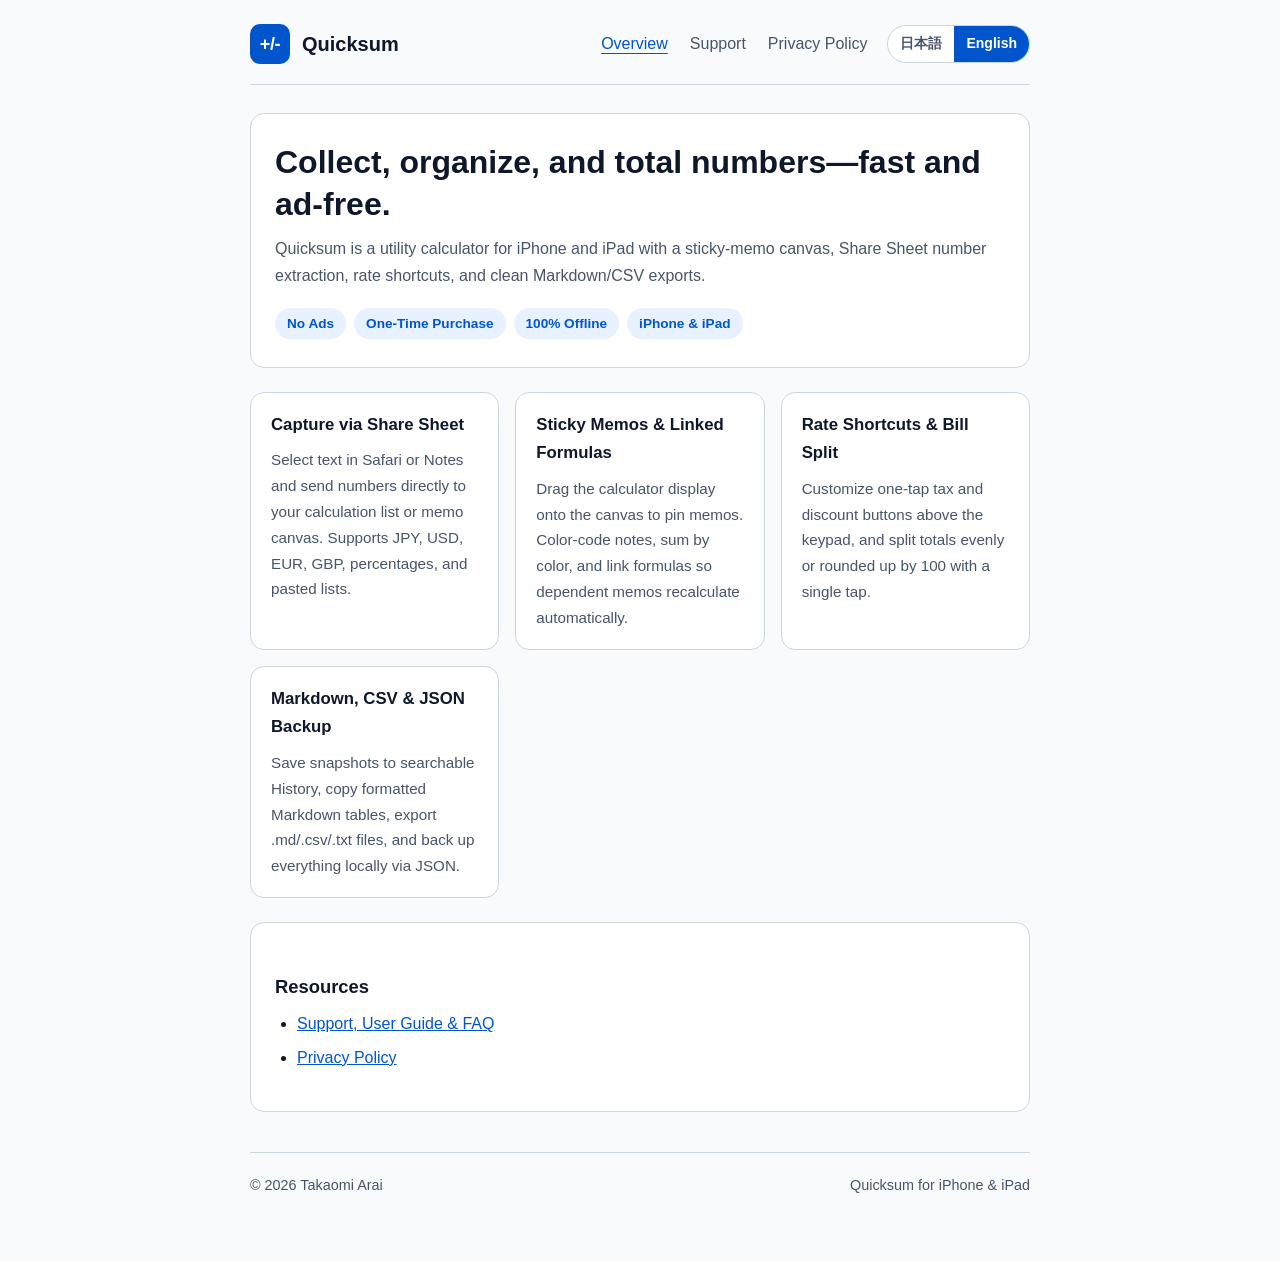
<file: index.html>
<!DOCTYPE html>
<html lang="ja">
<head>
  <meta charset="utf-8">
  <meta name="viewport" content="width=device-width, initial-scale=1">
  <title>Quicksum — Web数値・付箋メモの合計電卓</title>
  <meta name="description" content="見つけた数値を、そのまま、貯めて、合計する。広告なし・買い切り・完全オフラインのiPhone/iPad向け電卓アプリ。">
  <link rel="stylesheet" href="style.css">
  <script>
    (function () {
      var lang = localStorage.getItem('quicksum_lang') || ((navigator.language || 'ja').toLowerCase().indexOf('ja') === 0 ? 'ja' : 'en');
      document.documentElement.classList.add('js-ready');
      document.documentElement.setAttribute('data-active-lang', lang);
      document.documentElement.lang = lang;
    })();
  </script>
</head>
<body>
  <div class="container">
    <header class="site-header">
      <a class="brand" href="index.html">
        <span class="brand-mark" aria-hidden="true">+/-</span>
        <span class="brand-name">Quicksum</span>
      </a>
      <div class="header-controls">
        <nav class="site-nav" aria-label="Main navigation">
          <a href="index.html" aria-current="page">
            <span data-lang="ja">概要</span>
            <span data-lang="en">Overview</span>
          </a>
          <a href="support.html">
            <span data-lang="ja">サポート</span>
            <span data-lang="en">Support</span>
          </a>
          <a href="privacy.html">
            <span data-lang="ja">プライバシーポリシー</span>
            <span data-lang="en">Privacy Policy</span>
          </a>
        </nav>
        <div class="lang-switch" role="group" aria-label="Language">
          <button type="button" data-set-lang="ja" aria-pressed="true">日本語</button>
          <button type="button" data-set-lang="en" aria-pressed="false">English</button>
        </div>
      </div>
    </header>

    <main>
      <div data-lang="ja">
        <section class="hero">
          <h1>見つけた数値を、そのまま、貯めて、合計する。</h1>
          <p>Quicksum は、Webページやメモの数値を共有シートや貼り付けから取り込み、付箋メモと計算リストで素早く整理・合計できる iPhone / iPad 向け電卓アプリです。</p>
          <div class="badge-row">
            <span class="badge">広告なし</span>
            <span class="badge">買い切り・機能制限なし</span>
            <span class="badge">完全オフライン</span>
            <span class="badge">iPhone / iPad 対応</span>
          </div>
        </section>

        <div class="card-grid">
          <article class="card">
            <h2>共有シートから直接取込</h2>
            <p>Safari やメモアプリで数値を含むテキストを選び、共有シートからそのままリストや付箋メモに追加できます。全角数字や通貨記号にも対応しています。</p>
          </article>
          <article class="card">
            <h2>付箋メモと参照計算</h2>
            <p>計算中の数字をドラッグしてキャンバス上に付箋として配置。4 色の色分け、色別合計、他の付箋を参照した自動再計算に対応します。</p>
          </article>
          <article class="card">
            <h2>税・値引きと割り勘</h2>
            <p>税込 +10% や値引 −20% などの率ショートカットを自由に編集でき、ワンタップで計算。人数を指定した割り勘や 100 円単位の切り上げも簡単です。</p>
          </article>
          <article class="card">
            <h2>Markdown・CSV 出力</h2>
            <p>計算結果と履歴を Markdown 表・CSV・テキストでコピーしたりファイルへ書き出せます。出典 URL の記録や JSON バックアップにも対応しています。</p>
          </article>
        </div>

        <section class="doc-section">
          <h2>関連リンク</h2>
          <ul>
            <li><a href="support.html">サポート・使い方・よくある質問</a></li>
            <li><a href="privacy.html">プライバシーポリシー</a></li>
          </ul>
        </section>
      </div>

      <div data-lang="en">
        <section class="hero">
          <h1>Collect, organize, and total numbers—fast and ad-free.</h1>
          <p>Quicksum is a utility calculator for iPhone and iPad with a sticky-memo canvas, Share Sheet number extraction, rate shortcuts, and clean Markdown/CSV exports.</p>
          <div class="badge-row">
            <span class="badge">No Ads</span>
            <span class="badge">One-Time Purchase</span>
            <span class="badge">100% Offline</span>
            <span class="badge">iPhone &amp; iPad</span>
          </div>
        </section>

        <div class="card-grid">
          <article class="card">
            <h2>Capture via Share Sheet</h2>
            <p>Select text in Safari or Notes and send numbers directly to your calculation list or memo canvas. Supports JPY, USD, EUR, GBP, percentages, and pasted lists.</p>
          </article>
          <article class="card">
            <h2>Sticky Memos &amp; Linked Formulas</h2>
            <p>Drag the calculator display onto the canvas to pin memos. Color-code notes, sum by color, and link formulas so dependent memos recalculate automatically.</p>
          </article>
          <article class="card">
            <h2>Rate Shortcuts &amp; Bill Split</h2>
            <p>Customize one-tap tax and discount buttons above the keypad, and split totals evenly or rounded up by 100 with a single tap.</p>
          </article>
          <article class="card">
            <h2>Markdown, CSV &amp; JSON Backup</h2>
            <p>Save snapshots to searchable History, copy formatted Markdown tables, export .md/.csv/.txt files, and back up everything locally via JSON.</p>
          </article>
        </div>

        <section class="doc-section">
          <h2>Resources</h2>
          <ul>
            <li><a href="support.html">Support, User Guide &amp; FAQ</a></li>
            <li><a href="privacy.html">Privacy Policy</a></li>
          </ul>
        </section>
      </div>
    </main>

    <footer class="site-footer">
      <span>© 2026 Takaomi Arai</span>
      <span>Quicksum for iPhone &amp; iPad</span>
    </footer>
  </div>

  <script>
    (function () {
      var buttons = document.querySelectorAll('[data-set-lang]');
      function applyLang(lang) {
        document.documentElement.setAttribute('data-active-lang', lang);
        document.documentElement.lang = lang;
        localStorage.setItem('quicksum_lang', lang);
        buttons.forEach(function (btn) {
          btn.setAttribute('aria-pressed', btn.getAttribute('data-set-lang') === lang ? 'true' : 'false');
        });
      }
      applyLang(document.documentElement.getAttribute('data-active-lang') || 'ja');
      buttons.forEach(function (btn) {
        btn.addEventListener('click', function () {
          applyLang(btn.getAttribute('data-set-lang'));
        });
      });
    })();
  </script>
</body>
</html>
</file>
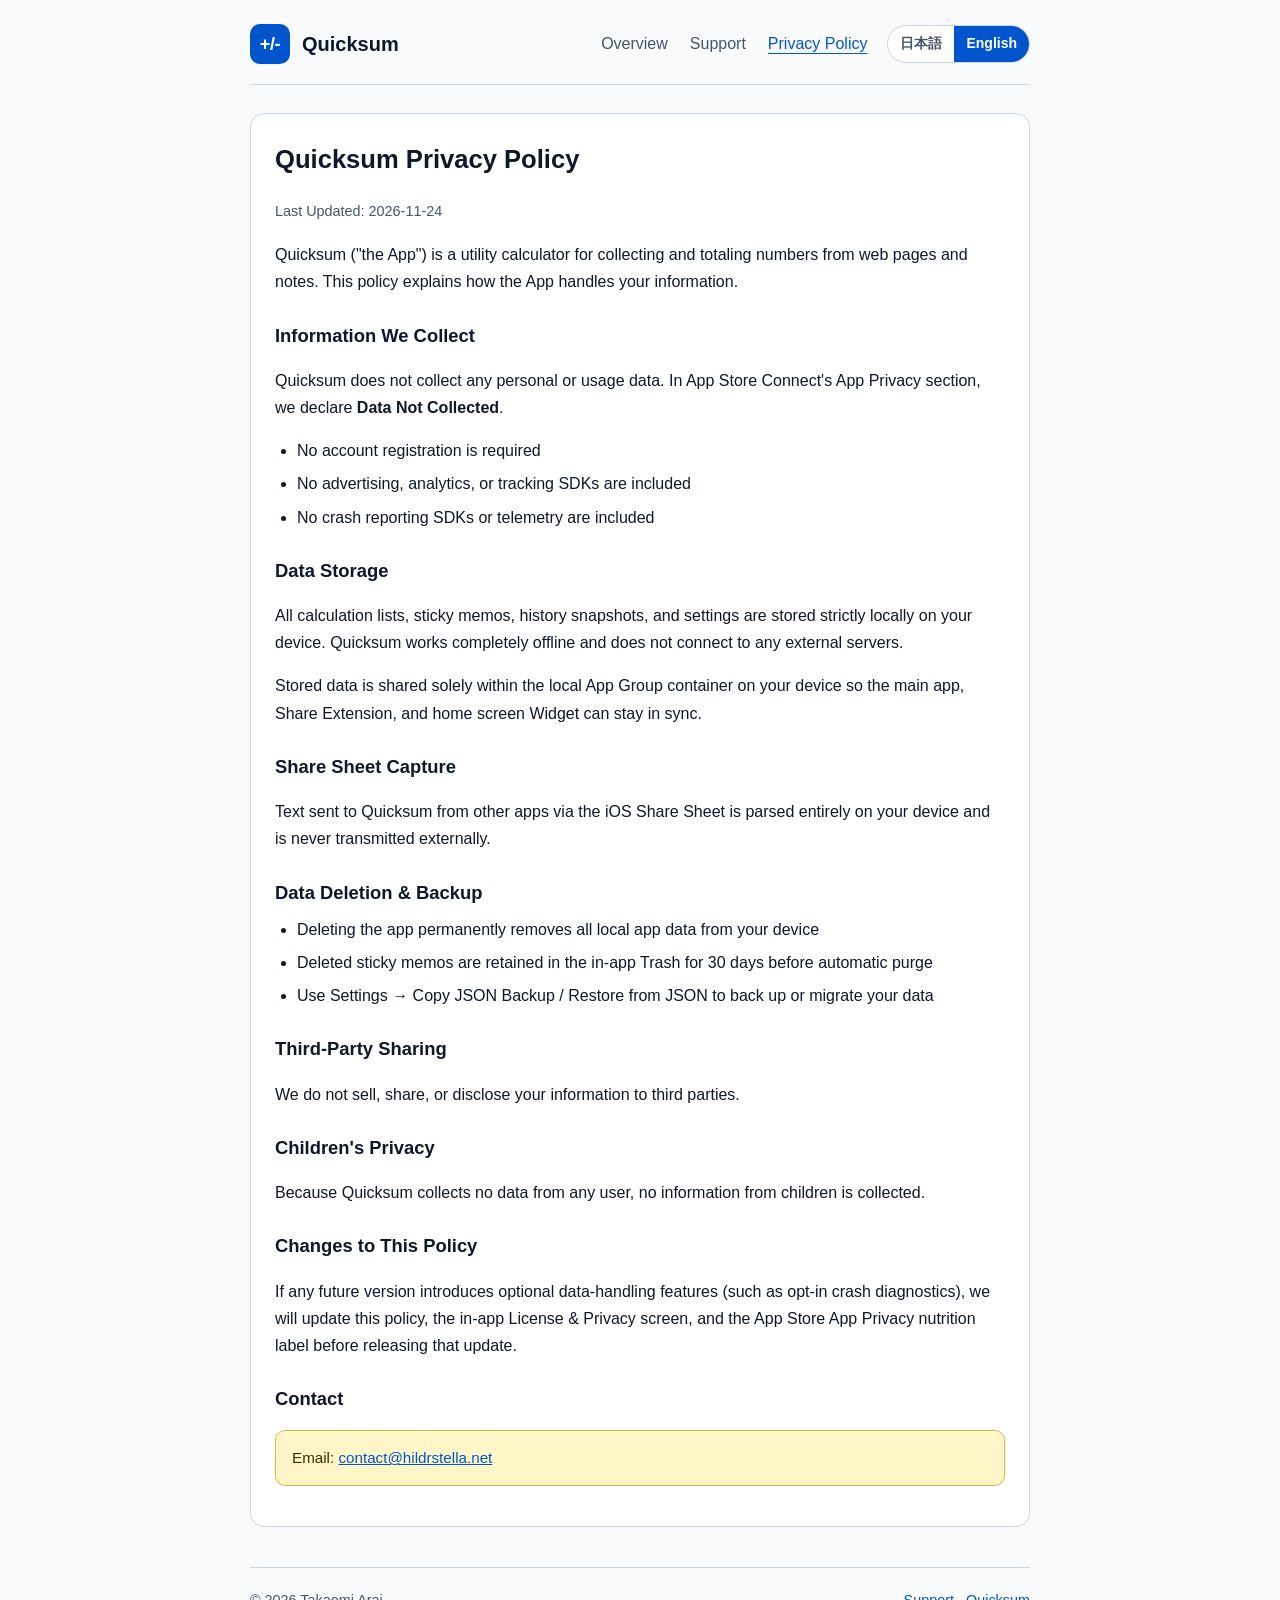
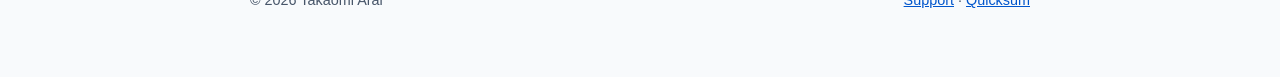
<file: privacy.html>
<!DOCTYPE html>
<html lang="ja">
<head>
  <meta charset="utf-8">
  <meta name="viewport" content="width=device-width, initial-scale=1">
  <title>Quicksum — Privacy Policy / プライバシーポリシー</title>
  <meta name="description" content="Quicksum Privacy Policy (Japanese & English). All data stays on your device. No ads, no tracking, no analytics.">
  <link rel="stylesheet" href="style.css">
  <script>
    (function () {
      var lang = localStorage.getItem('quicksum_lang') || ((navigator.language || 'ja').toLowerCase().indexOf('ja') === 0 ? 'ja' : 'en');
      document.documentElement.classList.add('js-ready');
      document.documentElement.setAttribute('data-active-lang', lang);
      document.documentElement.lang = lang;
    })();
  </script>
</head>
<body>
  <div class="container">
    <header class="site-header">
      <a class="brand" href="index.html">
        <span class="brand-mark" aria-hidden="true">+/-</span>
        <span class="brand-name">Quicksum</span>
      </a>
      <div class="header-controls">
        <nav class="site-nav" aria-label="Main navigation">
          <a href="index.html">
            <span data-lang="ja">概要</span>
            <span data-lang="en">Overview</span>
          </a>
          <a href="support.html">
            <span data-lang="ja">サポート</span>
            <span data-lang="en">Support</span>
          </a>
          <a href="privacy.html" aria-current="page">
            <span data-lang="ja">プライバシーポリシー</span>
            <span data-lang="en">Privacy Policy</span>
          </a>
        </nav>
        <div class="lang-switch" role="group" aria-label="Language">
          <button type="button" data-set-lang="ja" aria-pressed="true">日本語</button>
          <button type="button" data-set-lang="en" aria-pressed="false">English</button>
        </div>
      </div>
    </header>

    <main>
      <section class="doc-section" data-lang="ja">
        <h1>Quicksum プライバシーポリシー</h1>
        <p class="meta-date">最終更新日: 2026-11-24</p>
        <p>Quicksum（以下「本アプリ」）は、Webページやメモの数値を集計する電卓アプリです。本ポリシーは、本アプリがお客様の情報をどのように扱うかを説明します。</p>

        <h2>収集する情報</h2>
        <p>本アプリは、お客様の情報を収集しません。App Store の「App プライバシー」でも、収集するデータは「なし」と申告します。</p>
        <ul>
          <li>アカウント登録はありません</li>
          <li>アナリティクス、トラッキング、広告に関わる SDK は組み込んでいません</li>
          <li>クラッシュレポートの送信も行いません</li>
        </ul>

        <h2>情報の保存</h2>
        <p>計算リスト、メモ、集計履歴、設定のすべては、お客様の端末内にのみ保存されます。クラウドストレージや外部サーバーへは保存しません。本アプリは完全オフラインで動作し、いかなる外部サーバーにも接続しません。</p>
        <p>保存データは、本体アプリ、共有シート機能、ホーム画面ウィジェットの間で、端末内の共有領域でのみ受け渡されます。</p>

        <h2>共有シートからの取込</h2>
        <p>他のアプリから共有シート経由で取り込んだテキストは、端末内でのみ処理されます。数値の抽出も端末内で行い、外部へ送信しません。</p>

        <h2>情報の削除とバックアップ</h2>
        <ul>
          <li>アプリを削除すると、端末内のすべてのデータも消去されます</li>
          <li>計算リストやメモから削除したデータは、ゴミ箱に30日間保管されます</li>
          <li>機種変更やバックアップには、設定画面の JSON エクスポート／インポートをご利用ください</li>
        </ul>

        <h2>第三者への提供</h2>
        <p>お客様の情報を第三者へ提供することはありません。</p>

        <h2>未成年のお客様</h2>
        <p>本アプリは情報を収集しないため、未成年のお客様の情報も収集しません。利用にあたって年齢制限は設けていません。</p>

        <h2>ポリシーの変更</h2>
        <p>将来、オプトイン方式のクラッシュレポートなど、情報を扱う機能を追加する場合は、本ポリシー、アプリ内の表示、App Store の「App プライバシー」を、機能の提供前に更新します。</p>

        <h2>お問い合わせ</h2>
        <div class="callout">
          お問い合わせ先: <a href="mailto:contact@hildrstella.net">contact@hildrstella.net</a>
        </div>
      </section>

      <section class="doc-section" data-lang="en">
        <h1>Quicksum Privacy Policy</h1>
        <p class="meta-date">Last Updated: 2026-11-24</p>
        <p>Quicksum ("the App") is a utility calculator for collecting and totaling numbers from web pages and notes. This policy explains how the App handles your information.</p>

        <h2>Information We Collect</h2>
        <p>Quicksum does not collect any personal or usage data. In App Store Connect's App Privacy section, we declare <strong>Data Not Collected</strong>.</p>
        <ul>
          <li>No account registration is required</li>
          <li>No advertising, analytics, or tracking SDKs are included</li>
          <li>No crash reporting SDKs or telemetry are included</li>
        </ul>

        <h2>Data Storage</h2>
        <p>All calculation lists, sticky memos, history snapshots, and settings are stored strictly locally on your device. Quicksum works completely offline and does not connect to any external servers.</p>
        <p>Stored data is shared solely within the local App Group container on your device so the main app, Share Extension, and home screen Widget can stay in sync.</p>

        <h2>Share Sheet Capture</h2>
        <p>Text sent to Quicksum from other apps via the iOS Share Sheet is parsed entirely on your device and is never transmitted externally.</p>

        <h2>Data Deletion &amp; Backup</h2>
        <ul>
          <li>Deleting the app permanently removes all local app data from your device</li>
          <li>Deleted sticky memos are retained in the in-app Trash for 30 days before automatic purge</li>
          <li>Use Settings &rarr; Copy JSON Backup / Restore from JSON to back up or migrate your data</li>
        </ul>

        <h2>Third-Party Sharing</h2>
        <p>We do not sell, share, or disclose your information to third parties.</p>

        <h2>Children's Privacy</h2>
        <p>Because Quicksum collects no data from any user, no information from children is collected.</p>

        <h2>Changes to This Policy</h2>
        <p>If any future version introduces optional data-handling features (such as opt-in crash diagnostics), we will update this policy, the in-app License &amp; Privacy screen, and the App Store App Privacy nutrition label before releasing that update.</p>

        <h2>Contact</h2>
        <div class="callout">
          Email: <a href="mailto:contact@hildrstella.net">contact@hildrstella.net</a>
        </div>
      </section>
    </main>

    <footer class="site-footer">
      <span>© 2026 Takaomi Arai</span>
      <span><a href="support.html">Support</a> · <a href="index.html">Quicksum</a></span>
    </footer>
  </div>

  <script>
    (function () {
      var buttons = document.querySelectorAll('[data-set-lang]');
      function applyLang(lang) {
        document.documentElement.setAttribute('data-active-lang', lang);
        document.documentElement.lang = lang;
        localStorage.setItem('quicksum_lang', lang);
        buttons.forEach(function (btn) {
          btn.setAttribute('aria-pressed', btn.getAttribute('data-set-lang') === lang ? 'true' : 'false');
        });
      }
      applyLang(document.documentElement.getAttribute('data-active-lang') || 'ja');
      buttons.forEach(function (btn) {
        btn.addEventListener('click', function () {
          applyLang(btn.getAttribute('data-set-lang'));
        });
      });
    })();
  </script>
</body>
</html>
</file>
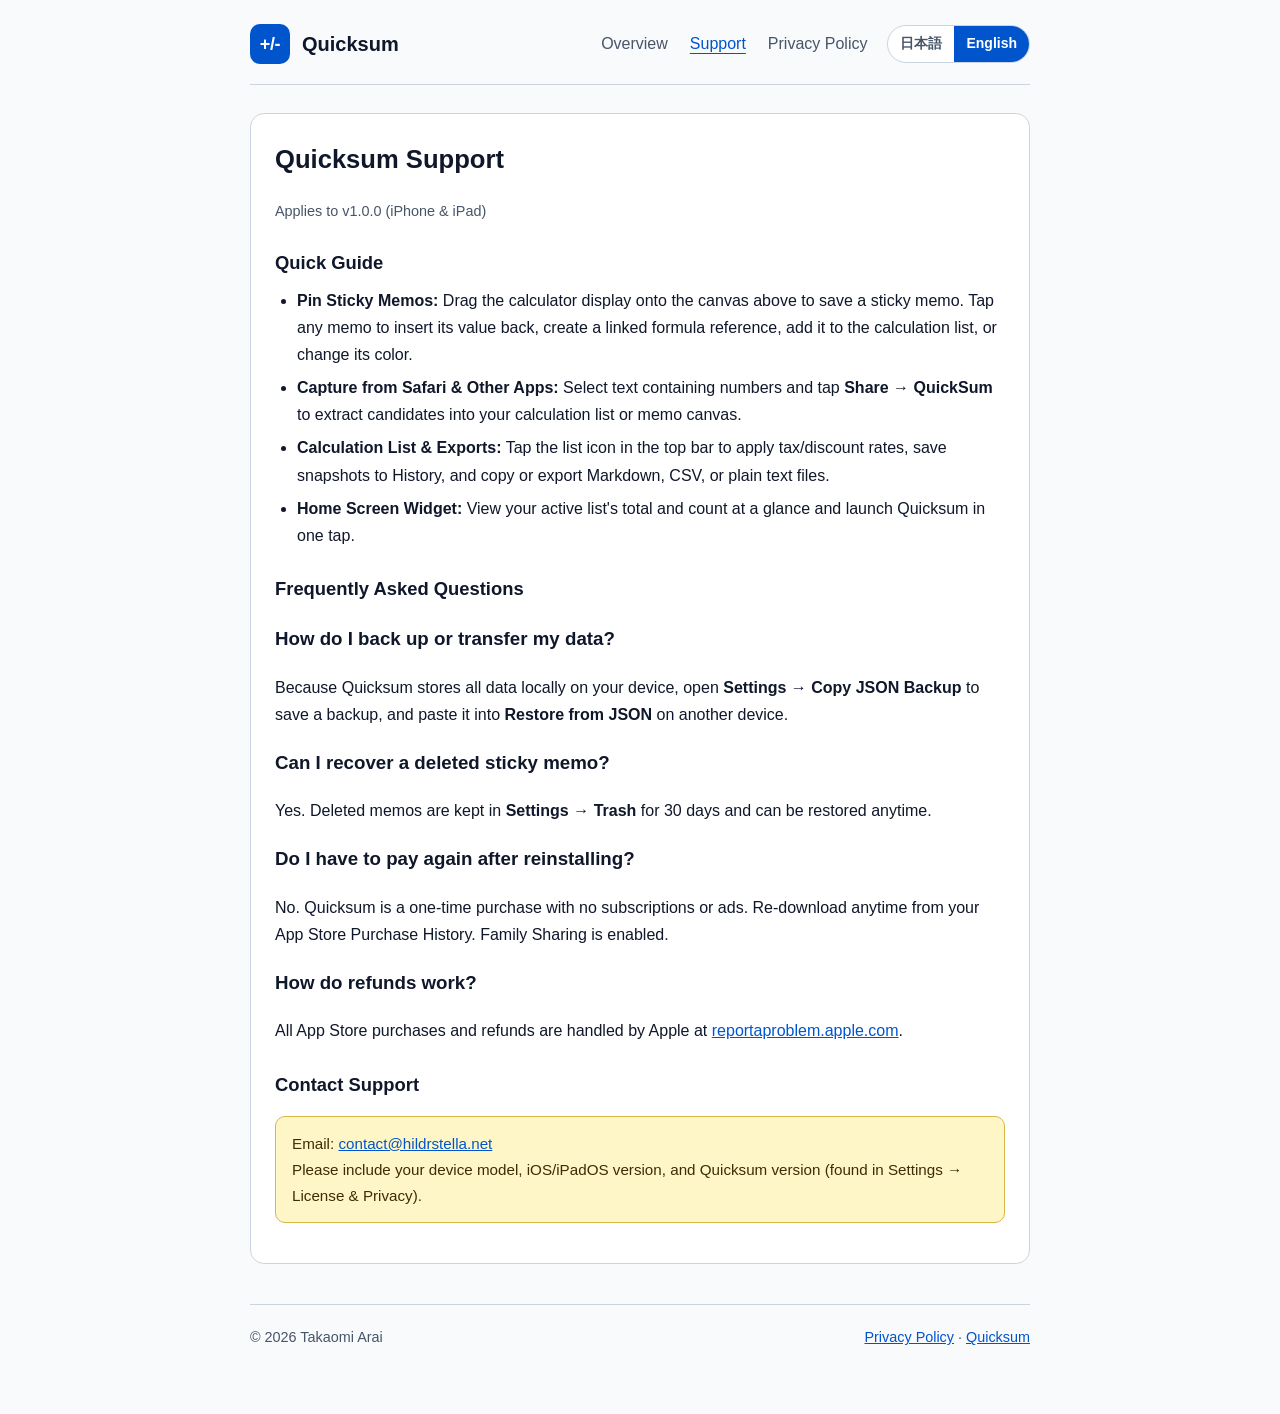
<file: support.html>
<!DOCTYPE html>
<html lang="ja">
<head>
  <meta charset="utf-8">
  <meta name="viewport" content="width=device-width, initial-scale=1">
  <title>Quicksum — Support / サポート</title>
  <meta name="description" content="Quicksum Support, User Guide, and FAQ (Japanese & English).">
  <link rel="stylesheet" href="style.css">
  <script>
    (function () {
      var lang = localStorage.getItem('quicksum_lang') || ((navigator.language || 'ja').toLowerCase().indexOf('ja') === 0 ? 'ja' : 'en');
      document.documentElement.classList.add('js-ready');
      document.documentElement.setAttribute('data-active-lang', lang);
      document.documentElement.lang = lang;
    })();
  </script>
</head>
<body>
  <div class="container">
    <header class="site-header">
      <a class="brand" href="index.html">
        <span class="brand-mark" aria-hidden="true">+/-</span>
        <span class="brand-name">Quicksum</span>
      </a>
      <div class="header-controls">
        <nav class="site-nav" aria-label="Main navigation">
          <a href="index.html">
            <span data-lang="ja">概要</span>
            <span data-lang="en">Overview</span>
          </a>
          <a href="support.html" aria-current="page">
            <span data-lang="ja">サポート</span>
            <span data-lang="en">Support</span>
          </a>
          <a href="privacy.html">
            <span data-lang="ja">プライバシーポリシー</span>
            <span data-lang="en">Privacy Policy</span>
          </a>
        </nav>
        <div class="lang-switch" role="group" aria-label="Language">
          <button type="button" data-set-lang="ja" aria-pressed="true">日本語</button>
          <button type="button" data-set-lang="en" aria-pressed="false">English</button>
        </div>
      </div>
    </header>

    <main>
      <section class="doc-section" data-lang="ja">
        <h1>Quicksum サポート</h1>
        <p class="meta-date">対象バージョン: v1.0.0（iPhone / iPad）</p>

        <h2>主な使い方</h2>
        <ul>
          <li><strong>付箋メモを作る:</strong> 電卓の表示部分を上のキャンバスへドラッグすると付箋メモとして配置できます。付箋をタップすると、入力欄への戻し、参照計算、リストへの追加、色変更（黄・青・赤・緑）が行えます。</li>
          <li><strong>Safari やメモから取り込む:</strong> 数値を含むテキストを選択して iOS の「共有」から <strong>QuickSum</strong> を選ぶと、金額や数量を自動抽出してリストまたは付箋に追加できます。</li>
          <li><strong>計算リストと率計算:</strong> 右上のリストボタンから集計リストを開き、税込・値引きなどの率を適用して履歴に保存したり、Markdown / CSV / テキスト形式でコピー・書き出しできます。</li>
          <li><strong>ホーム画面ウィジェット:</strong> アクティブリストの合計と件数を表示し、1 タップで Quicksum を開けます。</li>
        </ul>

        <h2>よくある質問（FAQ）</h2>
        <h3>機種変更やアプリ削除の前にデータを残すには？</h3>
        <p>すべてのデータは端末内にのみ保存されます。移行やバックアップには、<strong>設定 &rarr;「JSON バックアップをコピー」</strong>でテキストを控えておき、新しい端末で<strong>「JSON から復元する」</strong>に貼り付けてください。</p>

        <h3>削除した付箋メモを戻せますか？</h3>
        <p>削除した付箋メモは<strong>設定 &rarr; ゴミ箱</strong>に 30 日間保管されており、1 タップで元のリストへ復元できます。</p>

        <h3>再インストール時に再度課金されますか？</h3>
        <p>いいえ。Quicksum は広告なしの買い切りアプリです。同じ Apple Account で App Store の購入履歴から追加費用なしで再ダウンロードできます。ファミリー共有にも対応しています。</p>

        <h3>返金について</h3>
        <p>購入後の返金手続きは、Apple の「問題を報告」ページ（<a href="https://reportaproblem.apple.com/" rel="noopener noreferrer">reportaproblem.apple.com</a>）からお手続きください。</p>

        <h2>お問い合わせ</h2>
        <div class="callout">
          メール: <a href="mailto:contact@hildrstella.net">contact@hildrstella.net</a><br>
          お問い合わせの際は、ご利用の機種名・iOS / iPadOS バージョン・Quicksum のバージョン（設定 &rarr; ライセンスとプライバシーで確認可能）をお知らせください。
        </div>
      </section>

      <section class="doc-section" data-lang="en">
        <h1>Quicksum Support</h1>
        <p class="meta-date">Applies to v1.0.0 (iPhone &amp; iPad)</p>

        <h2>Quick Guide</h2>
        <ul>
          <li><strong>Pin Sticky Memos:</strong> Drag the calculator display onto the canvas above to save a sticky memo. Tap any memo to insert its value back, create a linked formula reference, add it to the calculation list, or change its color.</li>
          <li><strong>Capture from Safari &amp; Other Apps:</strong> Select text containing numbers and tap <strong>Share &rarr; QuickSum</strong> to extract candidates into your calculation list or memo canvas.</li>
          <li><strong>Calculation List &amp; Exports:</strong> Tap the list icon in the top bar to apply tax/discount rates, save snapshots to History, and copy or export Markdown, CSV, or plain text files.</li>
          <li><strong>Home Screen Widget:</strong> View your active list's total and count at a glance and launch Quicksum in one tap.</li>
        </ul>

        <h2>Frequently Asked Questions</h2>
        <h3>How do I back up or transfer my data?</h3>
        <p>Because Quicksum stores all data locally on your device, open <strong>Settings &rarr; Copy JSON Backup</strong> to save a backup, and paste it into <strong>Restore from JSON</strong> on another device.</p>

        <h3>Can I recover a deleted sticky memo?</h3>
        <p>Yes. Deleted memos are kept in <strong>Settings &rarr; Trash</strong> for 30 days and can be restored anytime.</p>

        <h3>Do I have to pay again after reinstalling?</h3>
        <p>No. Quicksum is a one-time purchase with no subscriptions or ads. Re-download anytime from your App Store Purchase History. Family Sharing is enabled.</p>

        <h3>How do refunds work?</h3>
        <p>All App Store purchases and refunds are handled by Apple at <a href="https://reportaproblem.apple.com/" rel="noopener noreferrer">reportaproblem.apple.com</a>.</p>

        <h2>Contact Support</h2>
        <div class="callout">
          Email: <a href="mailto:contact@hildrstella.net">contact@hildrstella.net</a><br>
          Please include your device model, iOS/iPadOS version, and Quicksum version (found in Settings &rarr; License &amp; Privacy).
        </div>
      </section>
    </main>

    <footer class="site-footer">
      <span>© 2026 Takaomi Arai</span>
      <span><a href="privacy.html">Privacy Policy</a> · <a href="index.html">Quicksum</a></span>
    </footer>
  </div>

  <script>
    (function () {
      var buttons = document.querySelectorAll('[data-set-lang]');
      function applyLang(lang) {
        document.documentElement.setAttribute('data-active-lang', lang);
        document.documentElement.lang = lang;
        localStorage.setItem('quicksum_lang', lang);
        buttons.forEach(function (btn) {
          btn.setAttribute('aria-pressed', btn.getAttribute('data-set-lang') === lang ? 'true' : 'false');
        });
      }
      applyLang(document.documentElement.getAttribute('data-active-lang') || 'ja');
      buttons.forEach(function (btn) {
        btn.addEventListener('click', function () {
          applyLang(btn.getAttribute('data-set-lang'));
        });
      });
    })();
  </script>
</body>
</html>
</file>
<file: style.css>
:root {
  color-scheme: light dark;
  --bg: #f8fafc;
  --surface: #ffffff;
  --surface-muted: #f1f5f9;
  --text: #0f172a;
  --text-muted: #475569;
  --border: #cbd5e1;
  --accent: #0055cc;
  --accent-surface: #e8f1ff;
  --note-bg: #fff6c7;
  --note-border: #d9b84a;
  --note-text: #3d2c06;
  --radius: 14px;
}

@media (prefers-color-scheme: dark) {
  :root {
    --bg: #0b0f17;
    --surface: #131924;
    --surface-muted: #1b2434;
    --text: #f1f5f9;
    --text-muted: #cbd5e1;
    --border: #334155;
    --accent: #4da3ff;
    --accent-surface: #152842;
    --note-bg: #362f18;
    --note-border: #8b7426;
    --note-text: #fef3c7;
  }
}

* {
  box-sizing: border-box;
}

html,
body {
  margin: 0;
  padding: 0;
  background: var(--bg);
  color: var(--text);
  font-family: -apple-system, BlinkMacSystemFont, "Hiragino Sans", "Hiragino Kaku Gothic ProN", "Segoe UI", Roboto, Helvetica, Arial, sans-serif;
  line-height: 1.7;
  -webkit-font-smoothing: antialiased;
}

.container {
  max-width: 820px;
  margin: 0 auto;
  padding: 24px 20px 64px;
}

header.site-header {
  display: flex;
  flex-wrap: wrap;
  align-items: center;
  justify-content: space-between;
  gap: 16px;
  padding-bottom: 20px;
  border-bottom: 1px solid var(--border);
  margin-bottom: 28px;
}

.brand {
  display: flex;
  align-items: center;
  gap: 12px;
  text-decoration: none;
  color: var(--text);
}

.brand-mark {
  width: 40px;
  height: 40px;
  border-radius: 10px;
  display: inline-flex;
  align-items: center;
  justify-content: center;
  background: var(--accent);
  color: #ffffff;
  font-weight: 700;
  font-size: 18px;
  letter-spacing: -0.02em;
}

.brand-name {
  font-size: 1.25rem;
  font-weight: 700;
}

.header-controls {
  display: flex;
  flex-wrap: wrap;
  align-items: center;
  gap: 16px;
}

nav.site-nav {
  display: flex;
  gap: 14px;
  flex-wrap: wrap;
}

nav.site-nav a {
  color: var(--text-muted);
  text-decoration: none;
  font-weight: 500;
  padding: 6px 4px;
}

nav.site-nav a:hover,
nav.site-nav a[aria-current="page"] {
  color: var(--accent);
  text-decoration: underline;
  text-underline-offset: 4px;
}

.lang-switch {
  display: inline-flex;
  border: 1px solid var(--border);
  border-radius: 999px;
  overflow: hidden;
  background: var(--surface);
}

.lang-switch button {
  appearance: none;
  border: 0;
  background: transparent;
  color: var(--text-muted);
  font: inherit;
  font-size: 0.875rem;
  font-weight: 600;
  padding: 6px 12px;
  cursor: pointer;
  min-height: 36px;
}

.lang-switch button[aria-pressed="true"] {
  background: var(--accent);
  color: #ffffff;
}

@media (prefers-color-scheme: dark) {
  .brand-mark,
  .lang-switch button[aria-pressed="true"] {
    color: #0b0f17;
  }
}

.hero {
  background: var(--surface);
  border: 1px solid var(--border);
  border-radius: var(--radius);
  padding: 28px 24px;
  margin-bottom: 24px;
}

.hero h1 {
  margin: 0 0 10px;
  font-size: clamp(1.5rem, 3vw, 2rem);
  line-height: 1.3;
}

.hero p {
  margin: 0 0 18px;
  color: var(--text-muted);
}

.badge-row {
  display: flex;
  flex-wrap: wrap;
  gap: 8px;
}

.badge {
  display: inline-block;
  padding: 4px 12px;
  border-radius: 999px;
  background: var(--accent-surface);
  color: var(--accent);
  font-size: 0.85rem;
  font-weight: 600;
}

.card-grid {
  display: grid;
  grid-template-columns: repeat(auto-fit, minmax(230px, 1fr));
  gap: 16px;
  margin: 24px 0;
}

.card {
  background: var(--surface);
  border: 1px solid var(--border);
  border-radius: var(--radius);
  padding: 18px 20px;
}

.card h2,
.card h3 {
  margin: 0 0 8px;
  font-size: 1.05rem;
}

.card p {
  margin: 0;
  color: var(--text-muted);
  font-size: 0.95rem;
}

section.doc-section {
  background: var(--surface);
  border: 1px solid var(--border);
  border-radius: var(--radius);
  padding: 24px;
  margin-bottom: 20px;
}

section.doc-section h1 {
  margin-top: 0;
  font-size: 1.6rem;
}

section.doc-section h2 {
  margin-top: 24px;
  margin-bottom: 8px;
  font-size: 1.15rem;
}

section.doc-section ul {
  margin: 8px 0 16px;
  padding-left: 22px;
}

section.doc-section li {
  margin-bottom: 6px;
}

.callout {
  background: var(--note-bg);
  border: 1px solid var(--note-border);
  color: var(--note-text);
  border-radius: 10px;
  padding: 14px 16px;
  margin: 16px 0;
  font-size: 0.95rem;
}

.meta-date {
  color: var(--text-muted);
  font-size: 0.9rem;
  margin-top: -4px;
  margin-bottom: 18px;
}

a {
  color: var(--accent);
}

footer.site-footer {
  margin-top: 40px;
  padding-top: 20px;
  border-top: 1px solid var(--border);
  display: flex;
  flex-wrap: wrap;
  justify-content: space-between;
  gap: 12px;
  color: var(--text-muted);
  font-size: 0.9rem;
}

html.js-ready [data-lang] {
  display: none;
}

html.js-ready[data-active-lang="ja"] [data-lang="ja"] {
  display: block;
}

html.js-ready[data-active-lang="en"] [data-lang="en"] {
  display: block;
}

html.js-ready span[data-lang] {
  display: none;
}

html.js-ready[data-active-lang="ja"] span[data-lang="ja"],
html.js-ready[data-active-lang="en"] span[data-lang="en"] {
  display: inline;
}
</file>
